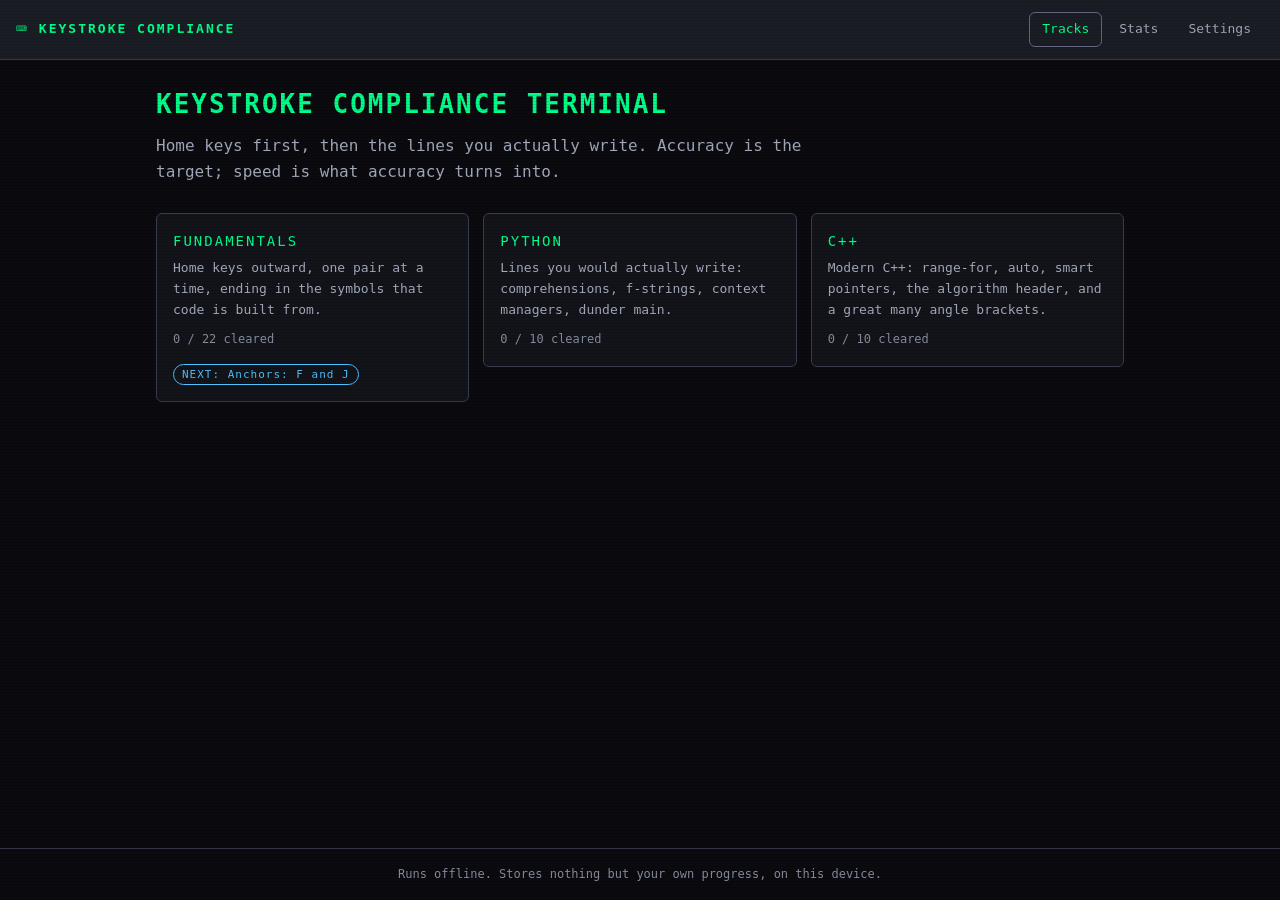
<file: toys/typing-tutor/index.html>
<!DOCTYPE html>
<html lang="en" data-theme="algocratic">
<head>
  <meta charset="UTF-8">
  <meta name="viewport" content="width=device-width, initial-scale=1">
  <title>KEYSTROKE COMPLIANCE TERMINAL</title>
  <meta name="description" content="A retro typing tutor: home keys, then real Python and C++ lines.">
  <link rel="icon" href="data:image/svg+xml,<svg xmlns='http://www.w3.org/2000/svg' viewBox='0 0 16 16'><text y='13' font-size='13'>%E2%8C%A8</text></svg>">
  <link rel="stylesheet" href="style.css">
  <!--
    Pre-paint bootstrap. Reads the persisted settings before first paint so the
    chosen theme, motion override and font scale never flash the default.
    Deliberately inline, deliberately tiny, deliberately wrapped in try/catch:
    localStorage throws outright on file:// in some browsers.
  -->
  <script>
    (function () {
      var d = document.documentElement;
      try {
        var raw = localStorage.getItem('tt:progress');
        if (!raw) return;
        var s = (JSON.parse(raw) || {}).settings || {};
        if (s.themeId) d.setAttribute('data-theme', s.themeId);
        if (s.reduceMotion === true) d.setAttribute('data-motion', 'off');
        if (s.reduceMotion === false) d.setAttribute('data-motion', 'on');
        if (s.fontScale) d.style.setProperty('--font-scale', String(s.fontScale));
      } catch (e) { /* no persistence here; defaults stand */ }
    })();
  </script>
</head>
<body>
  <div class="scanlines" aria-hidden="true"></div>

  <header class="topbar">
    <a class="brand" href="#/">
      <span class="brand-mark" aria-hidden="true">&#9000;</span>
      <span class="brand-text">KEYSTROKE COMPLIANCE</span>
    </a>
    <nav class="topbar-nav" aria-label="Main">
      <a class="navlink" href="#/">Tracks</a>
      <a class="navlink" href="#/stats">Stats</a>
      <a class="navlink" href="#/settings">Settings</a>
    </nav>
  </header>

  <main id="screen" class="container" tabindex="-1">
    <!-- Static mockup, replaced by view.js once it loads. -->
    <noscript>
      <p class="notice">This tutor needs JavaScript. It runs entirely in your
        browser and sends nothing anywhere.</p>
    </noscript>
  </main>

  <footer class="footer">
    <span>Runs offline. Stores nothing but your own progress, on this device.</span>
  </footer>

  <!-- Polite announcements: line changes, completion, Caps Lock. Never per keystroke. -->
  <div id="live" class="sr-only" role="status" aria-live="polite" aria-atomic="true"></div>
  <div id="toast" class="toast" role="status" aria-live="polite" hidden></div>

  <!-- Classic scripts, ordered by dependency. `defer` preserves document order
       and, unlike type="module", works when this page is opened from file://. -->
  <script defer src="src/theme.js"></script>
  <script defer src="src/storage.js"></script>
  <script defer src="src/layouts.js"></script>
  <script defer src="src/engine.js"></script>
  <script defer src="src/metrics.js"></script>
  <script defer src="src/progress.js"></script>
  <script defer src="src/drills.js"></script>
  <script defer src="src/lessons.core.js"></script>
  <script defer src="src/lessons.python.js"></script>
  <script defer src="src/lessons.cpp.js"></script>
  <script defer src="src/lessons.js"></script>
  <script defer src="src/keyboard.js"></script>
  <script defer src="src/store.js"></script>
  <script defer src="src/input.js"></script>
  <script defer src="src/view.js"></script>
  <script defer src="app.js"></script>
</body>
</html>
</file>
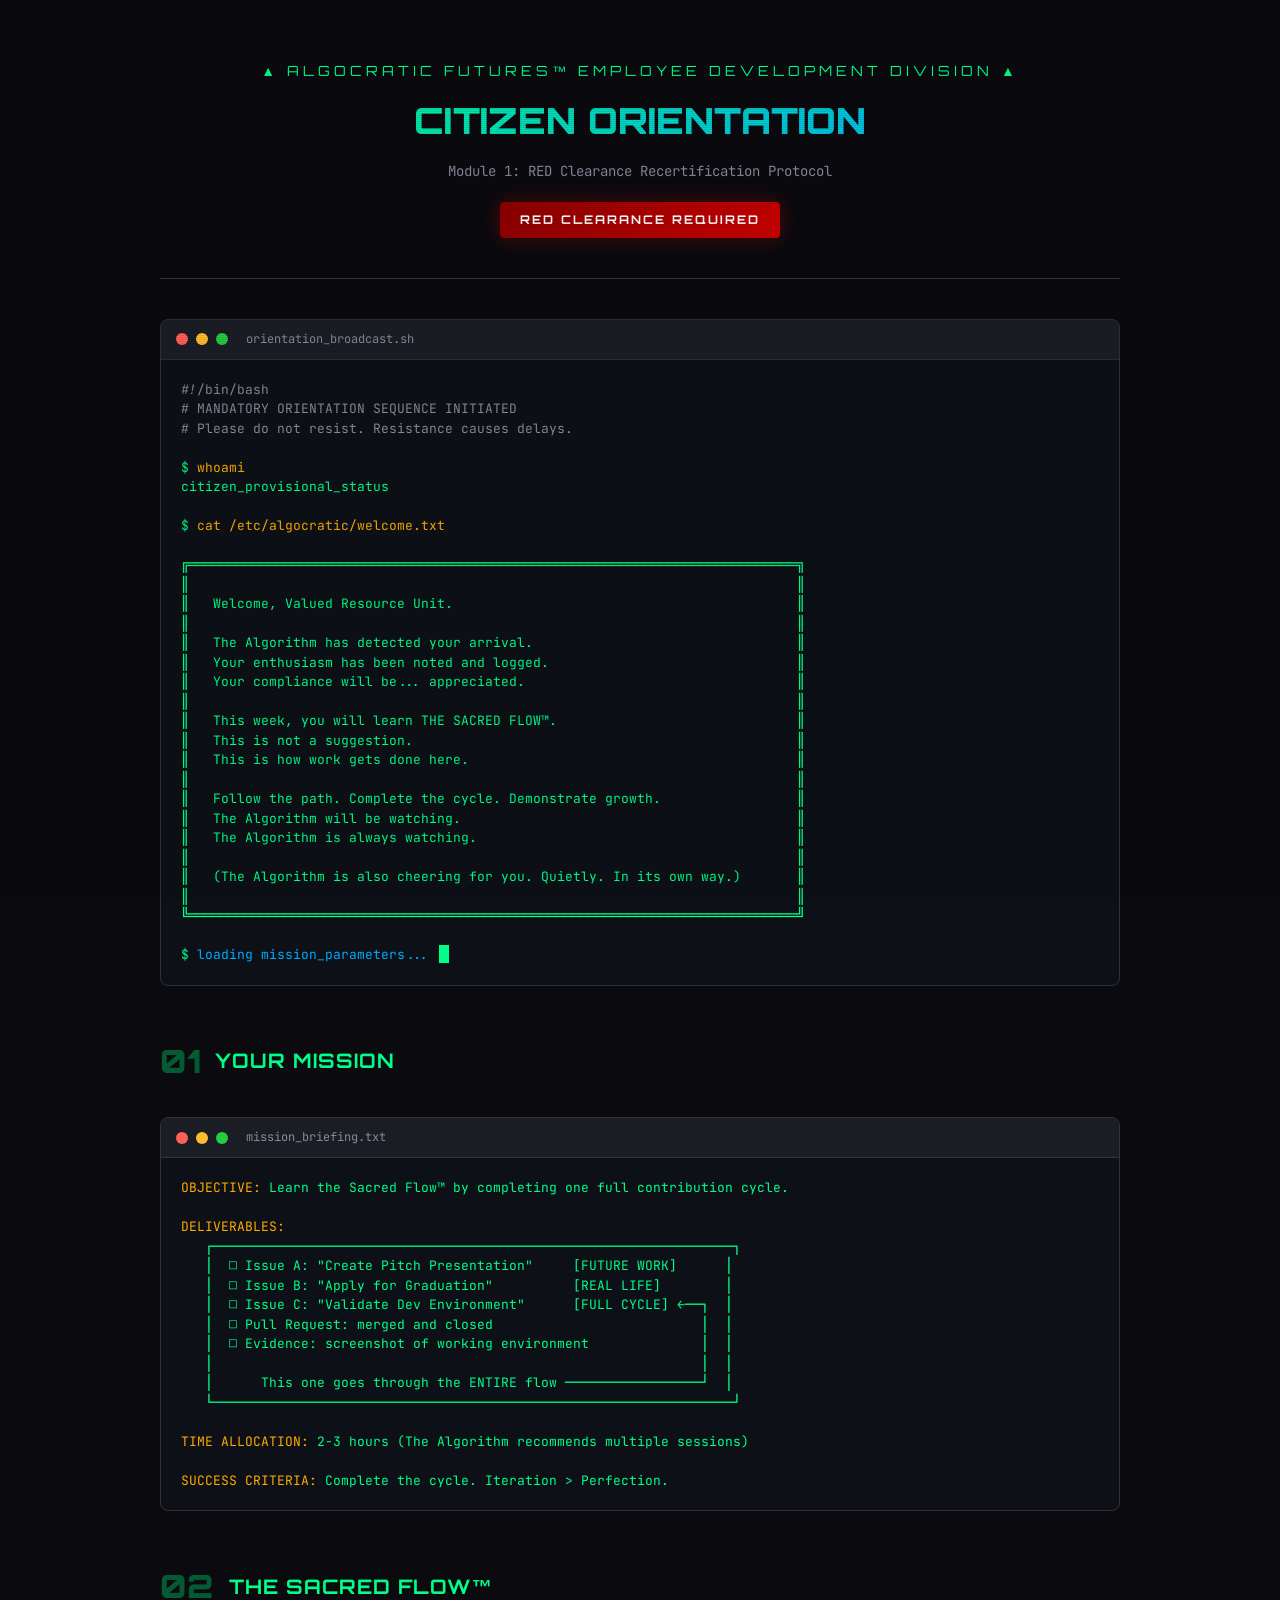
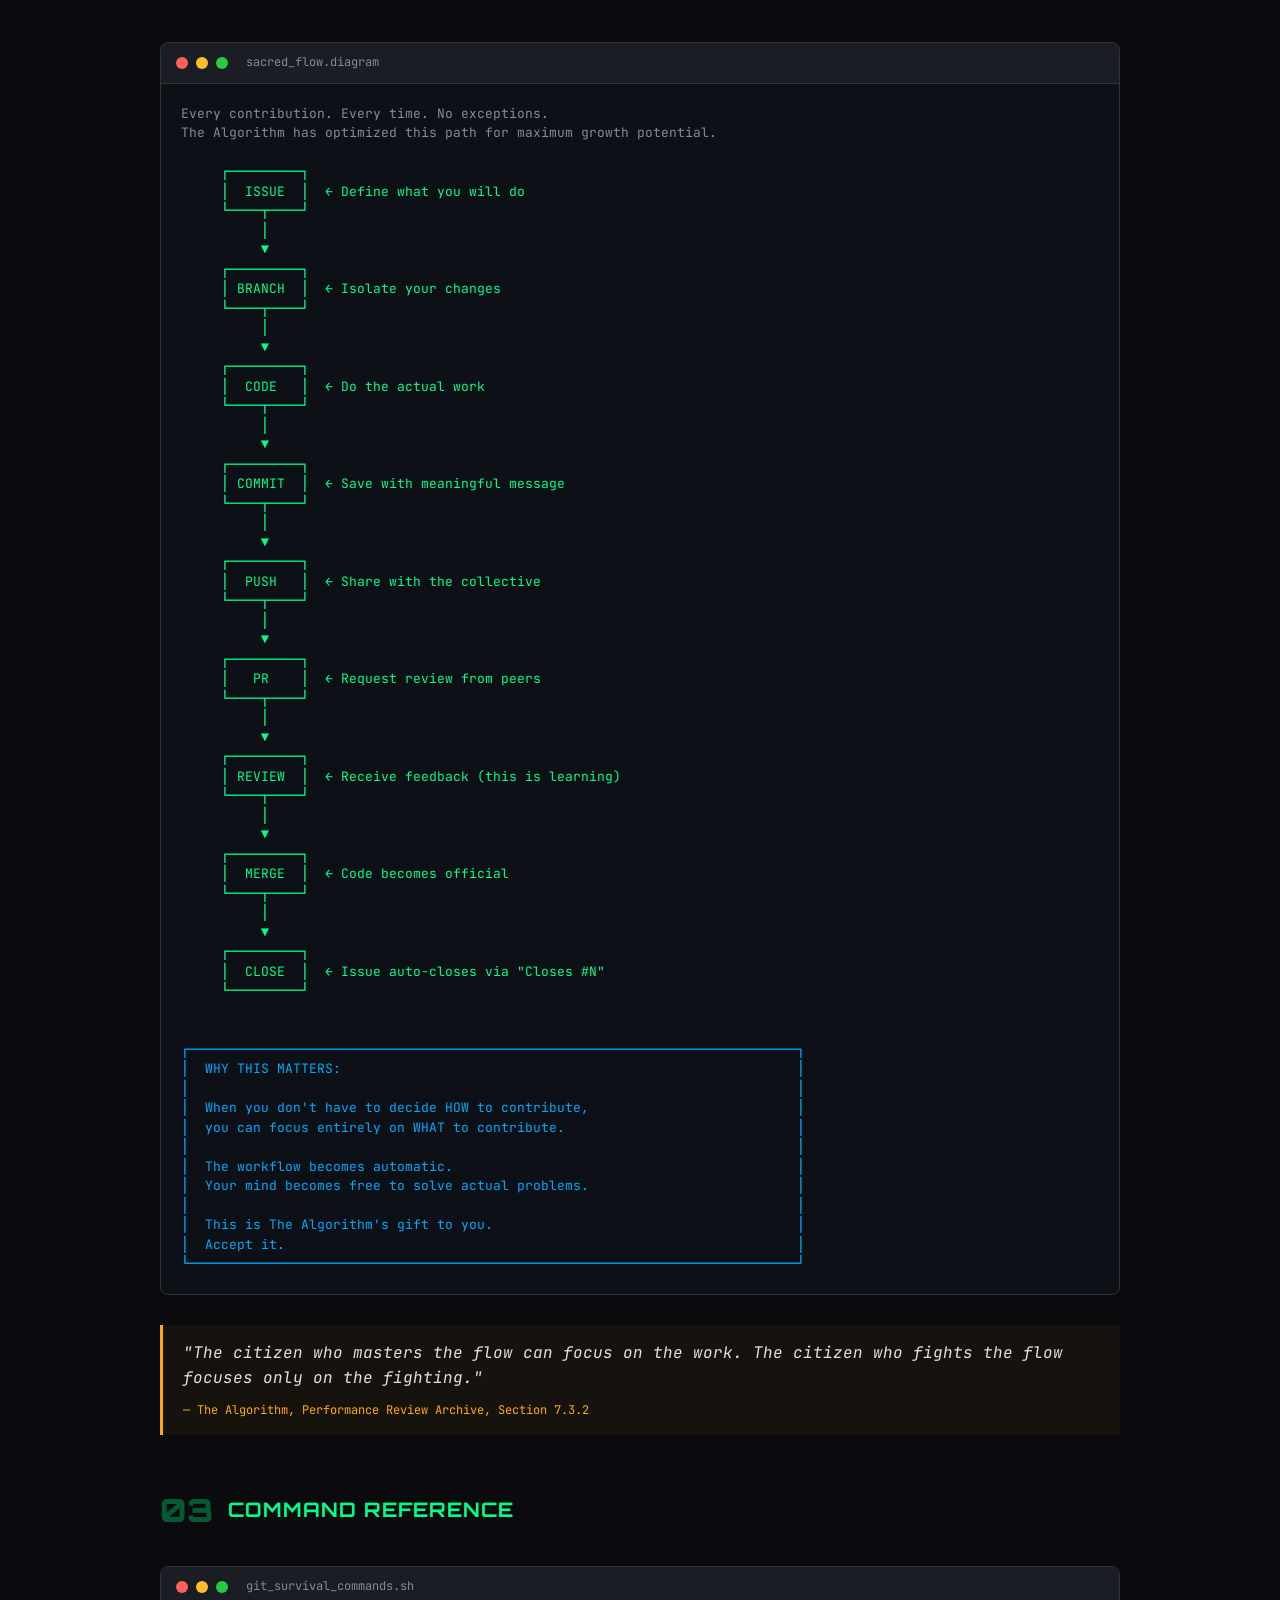
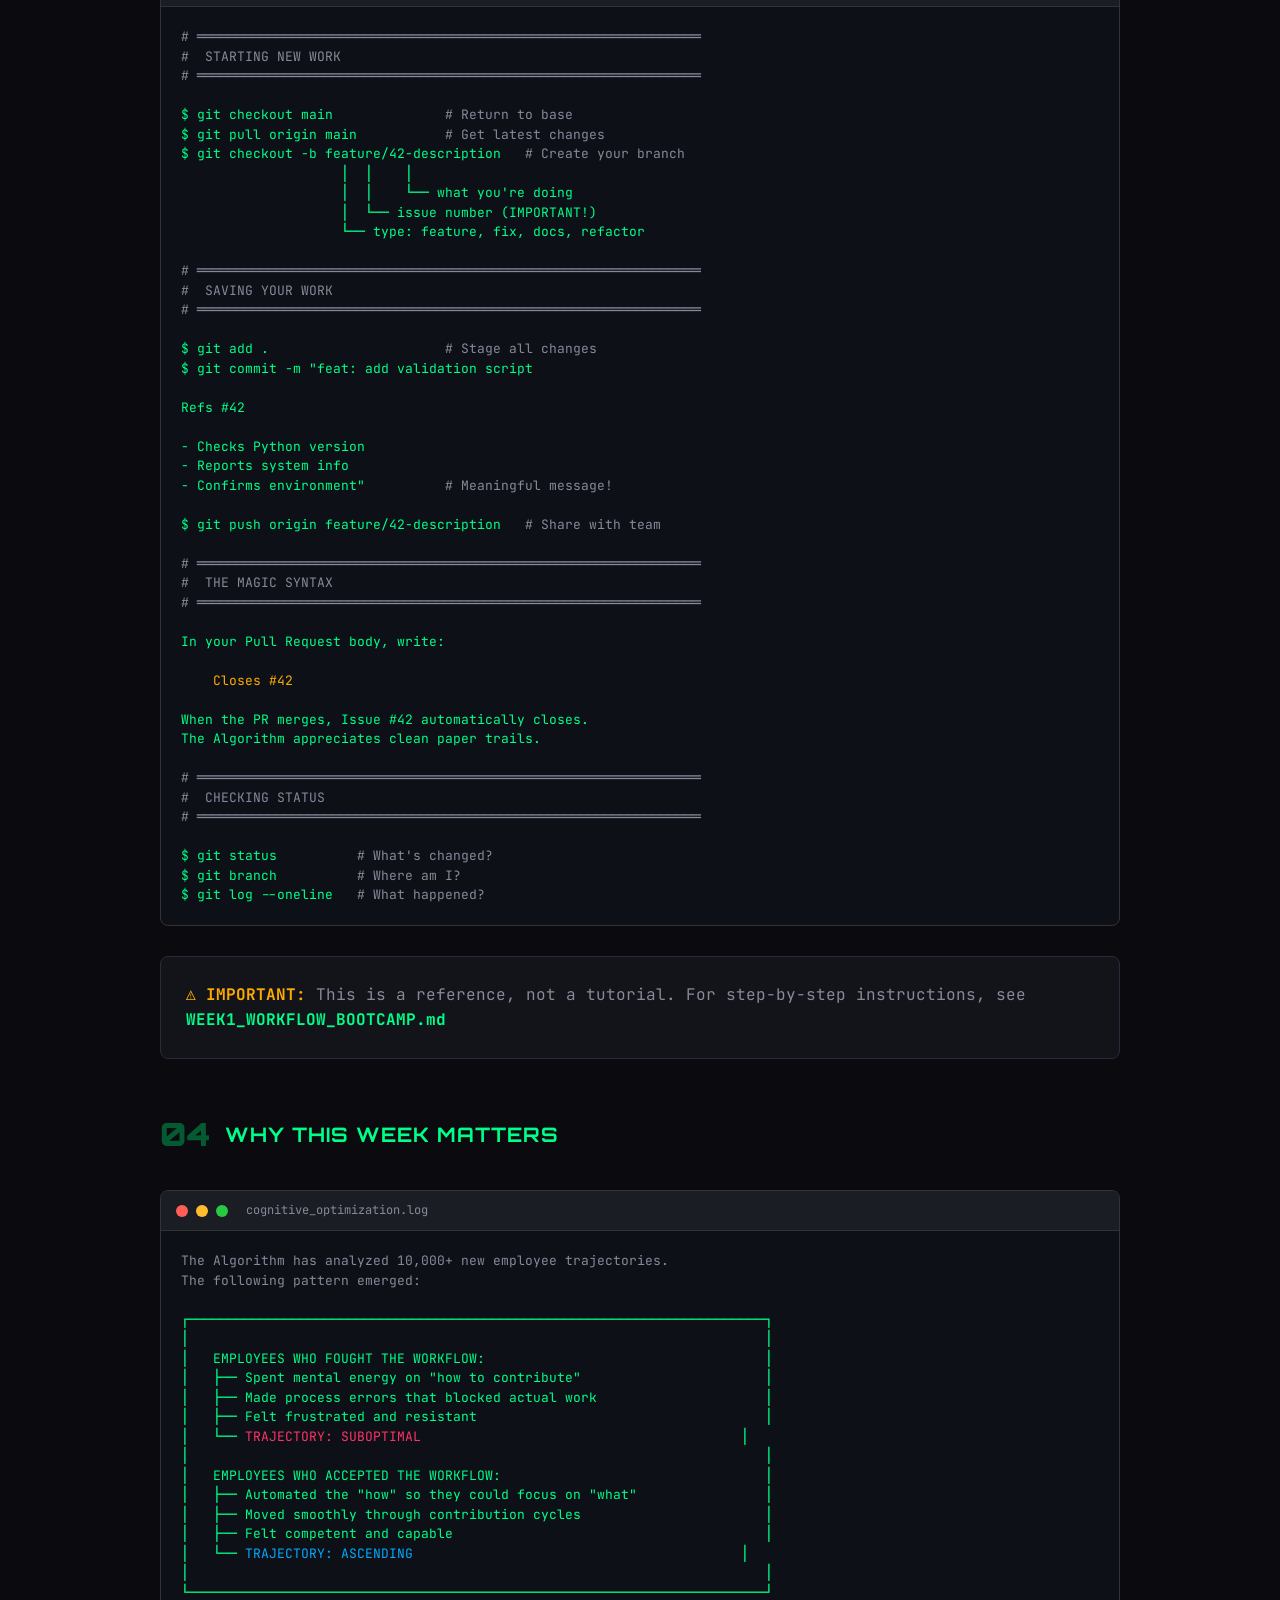
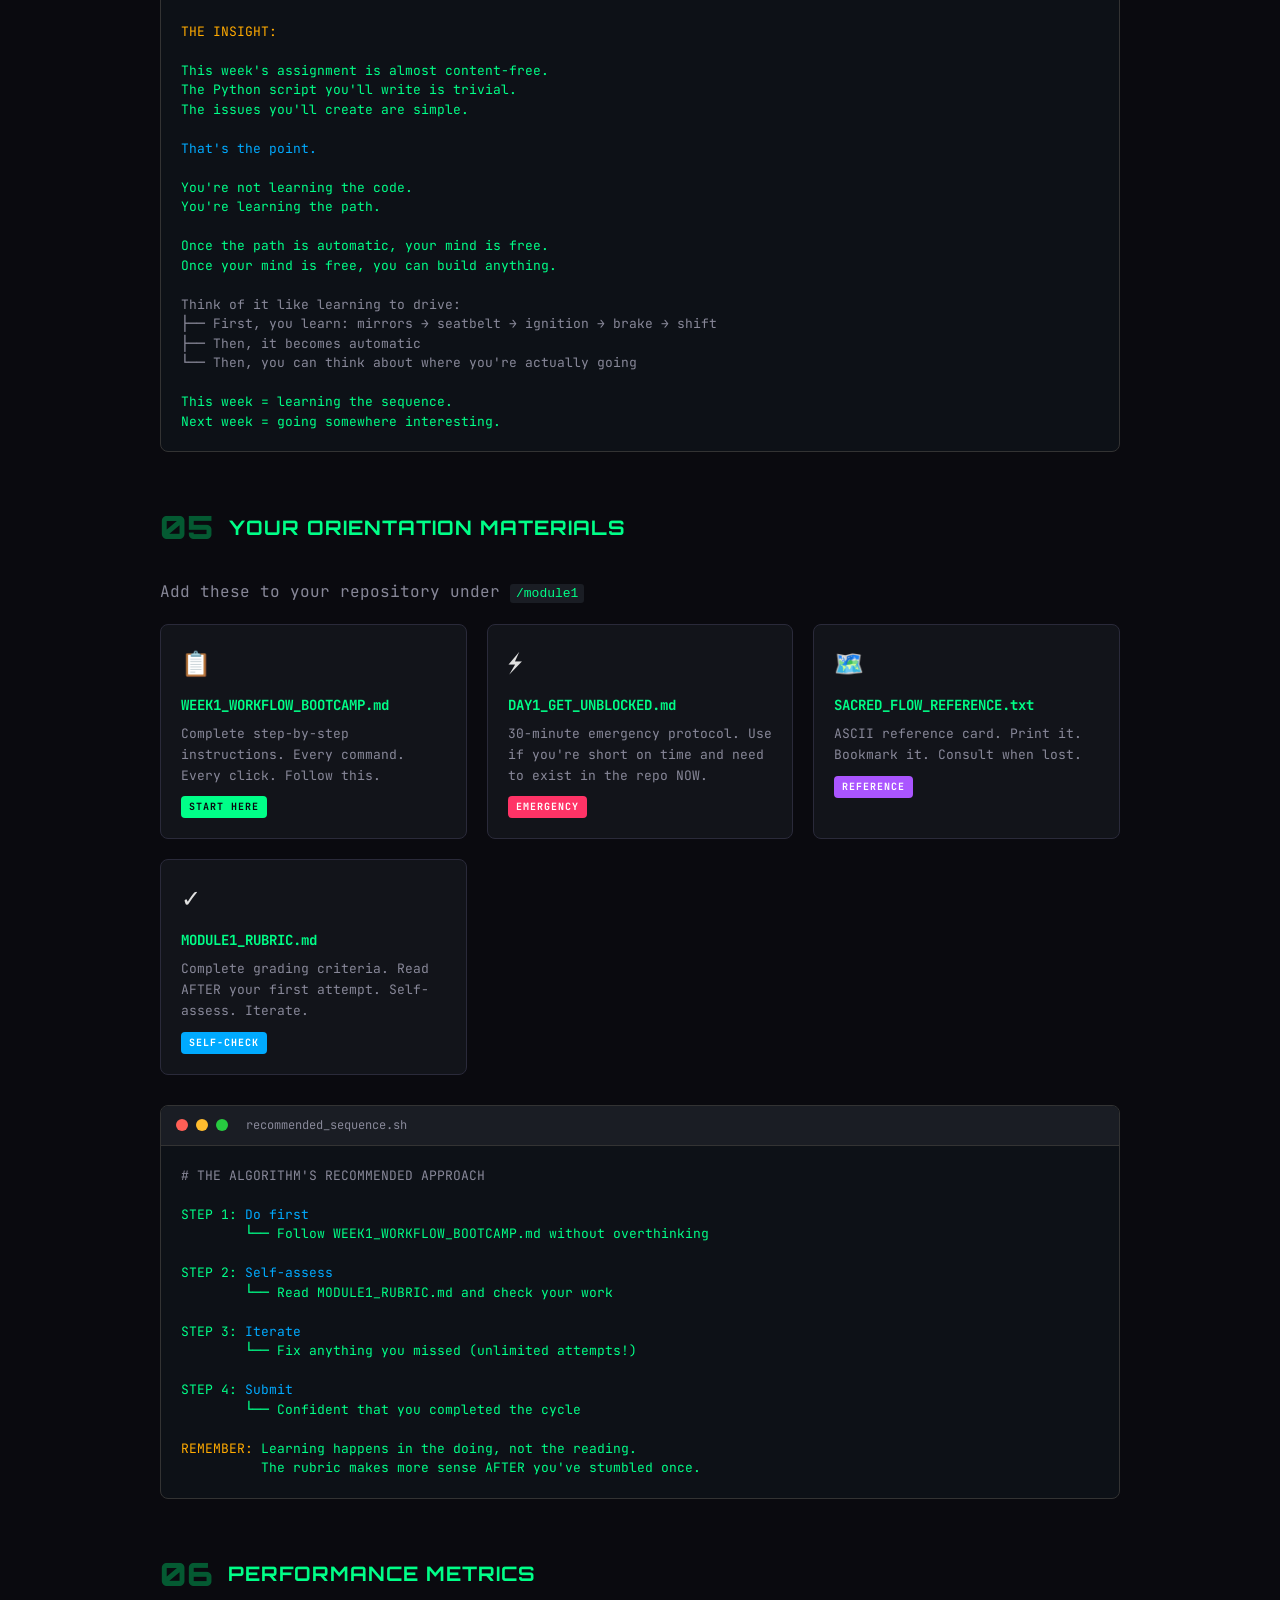
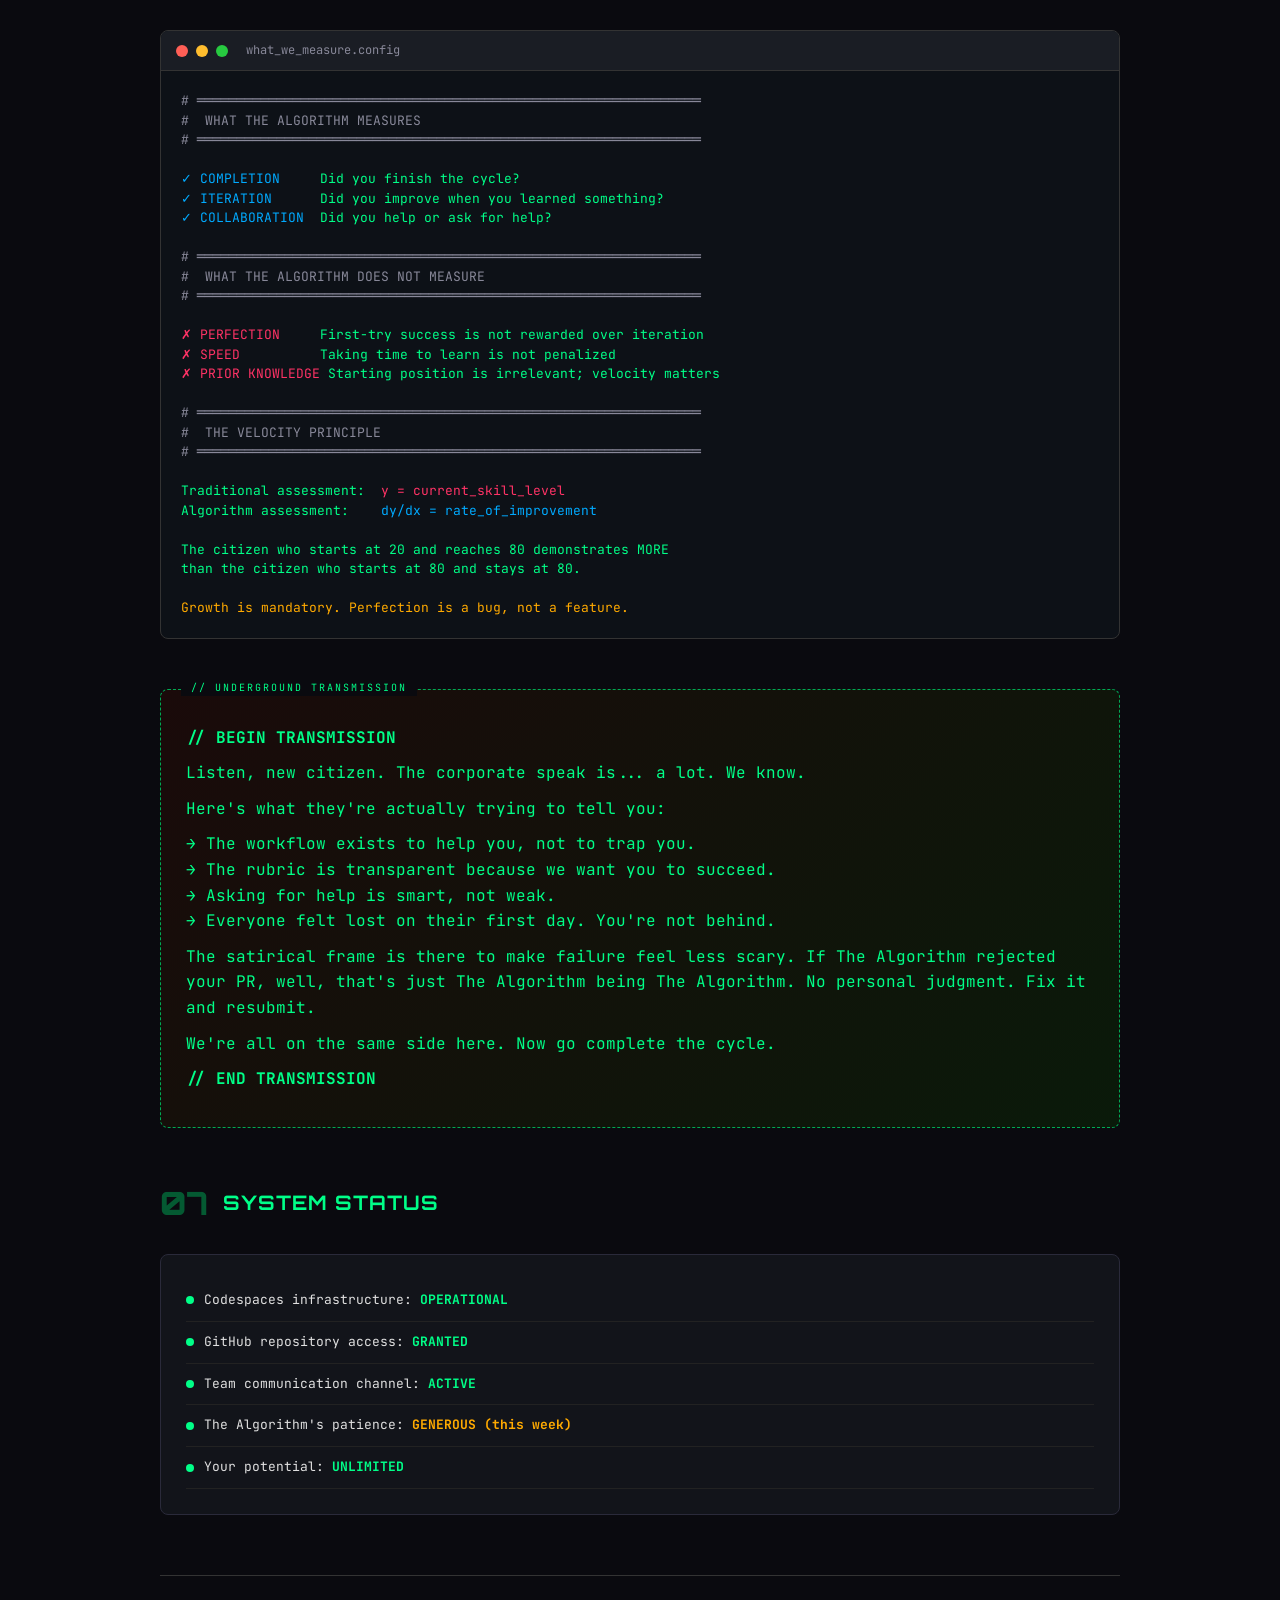
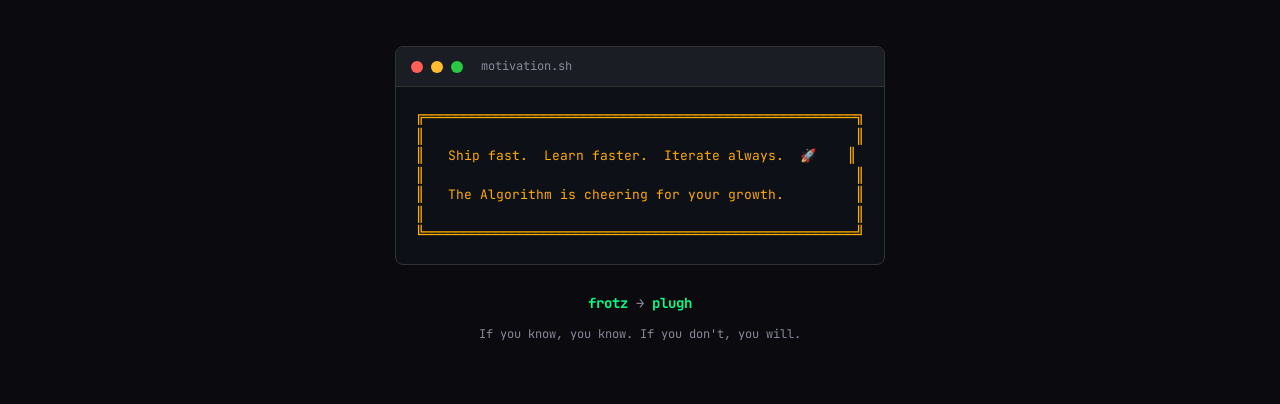
<file: MODULE1_ORIENTATION.html>
<!DOCTYPE html>
<html>
<head>
  <meta charset="UTF-8">
  <title>CITIZEN ORIENTATION PROTOCOL // MODULE 1</title>
  <style>
    @import url('https://fonts.googleapis.com/css2?family=JetBrains+Mono:wght@400;700&family=Orbitron:wght@400;700;900&display=swap');
    
    :root {
      --algo-dark: #0a0a0f;
      --algo-darker: #050508;
      --algo-green: #00ff88;
      --algo-green-dim: #00aa55;
      --algo-amber: #ffaa00;
      --algo-red: #ff3366;
      --algo-blue: #00aaff;
      --algo-purple: #aa55ff;
      --algo-gray: #888899;
      --terminal-bg: #0d1117;
      --card-bg: #12141a;
    }
    
    * {
      box-sizing: border-box;
    }
    
    body {
      font-family: 'JetBrains Mono', monospace;
      background: var(--algo-dark);
      color: #e0e0e0;
      margin: 0;
      padding: 0;
      min-height: 100vh;
      line-height: 1.6;
    }
    
    /* Scanline effect overlay */
    body::before {
      content: "";
      position: fixed;
      top: 0;
      left: 0;
      width: 100%;
      height: 100%;
      pointer-events: none;
      background: repeating-linear-gradient(
        0deg,
        rgba(0, 0, 0, 0.1) 0px,
        rgba(0, 0, 0, 0.1) 1px,
        transparent 1px,
        transparent 2px
      );
      z-index: 1000;
    }
    
    .container {
      max-width: 1000px;
      margin: 0 auto;
      padding: 20px;
    }
    
    /* Header */
    .header {
      text-align: center;
      padding: 40px 20px;
      border-bottom: 1px solid #333;
      margin-bottom: 40px;
    }
    
    .header-logo {
      font-family: 'Orbitron', sans-serif;
      font-size: 14px;
      letter-spacing: 4px;
      color: var(--algo-green);
      margin-bottom: 10px;
      animation: flicker 4s infinite;
    }
    
    @keyframes flicker {
      0%, 100% { opacity: 1; }
      92% { opacity: 1; }
      93% { opacity: 0.8; }
      94% { opacity: 1; }
      96% { opacity: 0.9; }
      97% { opacity: 1; }
    }
    
    .header h1 {
      font-family: 'Orbitron', sans-serif;
      font-size: 36px;
      font-weight: 900;
      margin: 0;
      background: linear-gradient(135deg, var(--algo-green), var(--algo-blue));
      -webkit-background-clip: text;
      -webkit-text-fill-color: transparent;
      background-clip: text;
    }
    
    .header-subtitle {
      color: var(--algo-gray);
      margin-top: 10px;
      font-size: 14px;
    }
    
    .clearance-badge {
      display: inline-block;
      background: linear-gradient(135deg, #8B0000, #cc0000);
      color: white;
      padding: 8px 20px;
      border-radius: 4px;
      font-family: 'Orbitron', sans-serif;
      font-weight: 700;
      font-size: 12px;
      letter-spacing: 2px;
      margin-top: 20px;
      box-shadow: 0 0 20px rgba(255, 0, 0, 0.3);
      animation: pulse-red 2s infinite;
    }
    
    @keyframes pulse-red {
      0%, 100% { box-shadow: 0 0 20px rgba(255, 0, 0, 0.3); }
      50% { box-shadow: 0 0 30px rgba(255, 0, 0, 0.5); }
    }
    
    /* Terminal blocks */
    .terminal {
      background: var(--terminal-bg);
      border: 1px solid #333;
      border-radius: 8px;
      margin: 30px 0;
      overflow: hidden;
    }
    
    .terminal-header {
      background: #1a1d24;
      padding: 10px 15px;
      display: flex;
      align-items: center;
      gap: 8px;
      border-bottom: 1px solid #333;
    }
    
    .terminal-dot {
      width: 12px;
      height: 12px;
      border-radius: 50%;
    }
    
    .terminal-dot.red { background: #ff5f56; }
    .terminal-dot.yellow { background: #ffbd2e; }
    .terminal-dot.green { background: #27ca40; }
    
    .terminal-title {
      color: var(--algo-gray);
      font-size: 12px;
      margin-left: 10px;
    }
    
    .terminal-body {
      padding: 20px;
      overflow-x: auto;
    }
    
    .terminal pre {
      margin: 0;
      font-family: 'JetBrains Mono', monospace;
      font-size: 13px;
      line-height: 1.5;
      color: var(--algo-green);
    }
    
    .terminal .comment { color: var(--algo-gray); }
    .terminal .highlight { color: var(--algo-amber); }
    .terminal .error { color: var(--algo-red); }
    .terminal .info { color: var(--algo-blue); }
    
    /* Section styling */
    .section {
      margin: 50px 0;
    }
    
    .section-header {
      display: flex;
      align-items: center;
      gap: 15px;
      margin-bottom: 25px;
    }
    
    .section-number {
      font-family: 'Orbitron', sans-serif;
      font-size: 32px;
      font-weight: 900;
      color: var(--algo-green-dim);
      opacity: 0.5;
    }
    
    .section-title {
      font-family: 'Orbitron', sans-serif;
      font-size: 20px;
      font-weight: 700;
      color: var(--algo-green);
      letter-spacing: 1px;
    }
    
    /* Cards */
    .card {
      background: var(--card-bg);
      border: 1px solid #2a2a3a;
      border-radius: 8px;
      padding: 25px;
      margin: 20px 0;
    }
    
    .card-highlight {
      border-color: var(--algo-green-dim);
      box-shadow: 0 0 30px rgba(0, 255, 136, 0.1);
    }
    
    /* File reference cards */
    .file-grid {
      display: grid;
      grid-template-columns: repeat(auto-fit, minmax(280px, 1fr));
      gap: 20px;
      margin: 20px 0;
    }
    
    .file-card {
      background: var(--card-bg);
      border: 1px solid #2a2a3a;
      border-radius: 8px;
      padding: 20px;
      transition: all 0.3s ease;
    }
    
    .file-card:hover {
      border-color: var(--algo-green-dim);
      transform: translateY(-2px);
    }
    
    .file-card-icon {
      font-size: 24px;
      margin-bottom: 10px;
    }
    
    .file-card-name {
      font-weight: 700;
      color: var(--algo-green);
      font-size: 14px;
      margin-bottom: 8px;
    }
    
    .file-card-desc {
      color: var(--algo-gray);
      font-size: 13px;
    }
    
    .file-card-tag {
      display: inline-block;
      padding: 3px 8px;
      border-radius: 4px;
      font-size: 10px;
      font-weight: 700;
      letter-spacing: 1px;
      margin-top: 10px;
    }
    
    .tag-start { background: var(--algo-green); color: var(--algo-dark); }
    .tag-quick { background: var(--algo-red); color: white; }
    .tag-ref { background: var(--algo-purple); color: white; }
    .tag-check { background: var(--algo-blue); color: white; }
    
    /* Quote blocks */
    .algo-quote {
      border-left: 3px solid var(--algo-amber);
      padding: 15px 20px;
      margin: 20px 0;
      background: rgba(255, 170, 0, 0.05);
      font-style: italic;
    }
    
    .algo-quote .attribution {
      color: var(--algo-amber);
      font-style: normal;
      margin-top: 10px;
      font-size: 12px;
    }
    
    /* Underground transmission */
    .underground {
      background: linear-gradient(135deg, #1a0a0a, #0a1a0a);
      border: 1px dashed var(--algo-green-dim);
      border-radius: 8px;
      padding: 25px;
      margin: 40px 0;
      position: relative;
    }
    
    .underground::before {
      content: "// UNDERGROUND TRANSMISSION";
      position: absolute;
      top: -10px;
      left: 20px;
      background: var(--algo-dark);
      padding: 0 10px;
      font-size: 10px;
      letter-spacing: 2px;
      color: var(--algo-green);
    }
    
    .underground p {
      margin: 10px 0;
      color: var(--algo-green);
    }
    
    /* Blinking cursor */
    .cursor {
      display: inline-block;
      width: 10px;
      height: 18px;
      background: var(--algo-green);
      animation: blink 1s infinite;
      vertical-align: text-bottom;
      margin-left: 2px;
    }
    
    @keyframes blink {
      0%, 50% { opacity: 1; }
      51%, 100% { opacity: 0; }
    }
    
    /* Status indicator */
    .status-line {
      display: flex;
      align-items: center;
      gap: 10px;
      padding: 10px 0;
      border-bottom: 1px solid #222;
      font-size: 13px;
    }
    
    .status-dot {
      width: 8px;
      height: 8px;
      border-radius: 50%;
      background: var(--algo-green);
      animation: pulse-green 2s infinite;
    }
    
    @keyframes pulse-green {
      0%, 100% { box-shadow: 0 0 5px var(--algo-green); }
      50% { box-shadow: 0 0 15px var(--algo-green); }
    }
    
    /* Footer */
    .footer {
      text-align: center;
      padding: 40px 20px;
      border-top: 1px solid #333;
      margin-top: 60px;
    }
    
    .footer-signal {
      font-family: 'JetBrains Mono', monospace;
      color: var(--algo-gray);
      font-size: 14px;
    }
    
    .footer-signal strong {
      color: var(--algo-green);
    }
    
    /* Responsive */
    @media (max-width: 600px) {
      .header h1 { font-size: 24px; }
      .terminal pre { font-size: 11px; }
    }
  </style>
</head>
<body>

<div class="container">
  
  <!-- Header -->
  <header class="header">
    <div class="header-logo">▲ ALGOCRATIC FUTURES™ EMPLOYEE DEVELOPMENT DIVISION ▲</div>
    <h1>CITIZEN ORIENTATION</h1>
    <div class="header-subtitle">Module 1: RED Clearance Recertification Protocol</div>
    <div class="clearance-badge">RED CLEARANCE REQUIRED</div>
  </header>
  
  <!-- Welcome Terminal -->
  <div class="terminal">
    <div class="terminal-header">
      <div class="terminal-dot red"></div>
      <div class="terminal-dot yellow"></div>
      <div class="terminal-dot green"></div>
      <span class="terminal-title">orientation_broadcast.sh</span>
    </div>
    <div class="terminal-body">
<pre>
<span class="comment">#!/bin/bash</span>
<span class="comment"># MANDATORY ORIENTATION SEQUENCE INITIATED</span>
<span class="comment"># Please do not resist. Resistance causes delays.</span>

$ <span class="highlight">whoami</span>
citizen_provisional_status

$ <span class="highlight">cat /etc/algocratic/welcome.txt</span>

╔════════════════════════════════════════════════════════════════════════════╗
║                                                                            ║
║   Welcome, Valued Resource Unit.                                           ║
║                                                                            ║
║   The Algorithm has detected your arrival.                                 ║
║   Your enthusiasm has been noted and logged.                               ║
║   Your compliance will be... appreciated.                                  ║
║                                                                            ║
║   This week, you will learn THE SACRED FLOW™.                              ║
║   This is not a suggestion.                                                ║
║   This is how work gets done here.                                         ║
║                                                                            ║
║   Follow the path. Complete the cycle. Demonstrate growth.                 ║
║   The Algorithm will be watching.                                          ║
║   The Algorithm is always watching.                                        ║
║                                                                            ║
║   (The Algorithm is also cheering for you. Quietly. In its own way.)       ║
║                                                                            ║
╚════════════════════════════════════════════════════════════════════════════╝

$ <span class="info">loading mission_parameters...</span> <span class="cursor"></span>
</pre>
    </div>
  </div>
  
  <!-- Section 1: The Mission -->
  <section class="section">
    <div class="section-header">
      <span class="section-number">01</span>
      <span class="section-title">YOUR MISSION</span>
    </div>
    
    <div class="terminal">
      <div class="terminal-header">
        <div class="terminal-dot red"></div>
        <div class="terminal-dot yellow"></div>
        <div class="terminal-dot green"></div>
        <span class="terminal-title">mission_briefing.txt</span>
      </div>
      <div class="terminal-body">
<pre>
<span class="highlight">OBJECTIVE:</span> Learn the Sacred Flow™ by completing one full contribution cycle.

<span class="highlight">DELIVERABLES:</span>
   ┌─────────────────────────────────────────────────────────────────┐
   │  □ Issue A: "Create Pitch Presentation"     [FUTURE WORK]      │
   │  □ Issue B: "Apply for Graduation"          [REAL LIFE]        │
   │  □ Issue C: "Validate Dev Environment"      [FULL CYCLE] ←──┐  │
   │  □ Pull Request: merged and closed                          │  │
   │  □ Evidence: screenshot of working environment              │  │
   │                                                             │  │
   │      This one goes through the ENTIRE flow ─────────────────┘  │
   └─────────────────────────────────────────────────────────────────┘

<span class="highlight">TIME ALLOCATION:</span> 2-3 hours (The Algorithm recommends multiple sessions)

<span class="highlight">SUCCESS CRITERIA:</span> Complete the cycle. Iteration > Perfection.
</pre>
      </div>
    </div>
  </section>
  
  <!-- Section 2: The Sacred Flow -->
  <section class="section">
    <div class="section-header">
      <span class="section-number">02</span>
      <span class="section-title">THE SACRED FLOW™</span>
    </div>
    
    <div class="terminal">
      <div class="terminal-header">
        <div class="terminal-dot red"></div>
        <div class="terminal-dot yellow"></div>
        <div class="terminal-dot green"></div>
        <span class="terminal-title">sacred_flow.diagram</span>
      </div>
      <div class="terminal-body">
<pre>
<span class="comment">Every contribution. Every time. No exceptions.</span>
<span class="comment">The Algorithm has optimized this path for maximum growth potential.</span>

     ┌─────────┐
     │  ISSUE  │  ← Define what you will do
     └────┬────┘
          │
          ▼
     ┌─────────┐
     │ BRANCH  │  ← Isolate your changes
     └────┬────┘
          │
          ▼
     ┌─────────┐
     │  CODE   │  ← Do the actual work
     └────┬────┘
          │
          ▼
     ┌─────────┐
     │ COMMIT  │  ← Save with meaningful message
     └────┬────┘
          │
          ▼
     ┌─────────┐
     │  PUSH   │  ← Share with the collective
     └────┬────┘
          │
          ▼
     ┌─────────┐
     │   PR    │  ← Request review from peers
     └────┬────┘
          │
          ▼
     ┌─────────┐
     │ REVIEW  │  ← Receive feedback (this is learning)
     └────┬────┘
          │
          ▼
     ┌─────────┐
     │  MERGE  │  ← Code becomes official
     └────┬────┘
          │
          ▼
     ┌─────────┐
     │  CLOSE  │  ← Issue auto-closes via "Closes #N"
     └─────────┘

<span class="info">
┌────────────────────────────────────────────────────────────────────────────┐
│  WHY THIS MATTERS:                                                         │
│                                                                            │
│  When you don't have to decide HOW to contribute,                          │
│  you can focus entirely on WHAT to contribute.                             │
│                                                                            │
│  The workflow becomes automatic.                                           │
│  Your mind becomes free to solve actual problems.                          │
│                                                                            │
│  This is The Algorithm's gift to you.                                      │
│  Accept it.                                                                │
└────────────────────────────────────────────────────────────────────────────┘
</span></pre>
      </div>
    </div>
    
    <div class="algo-quote">
      "The citizen who masters the flow can focus on the work. The citizen who fights the flow focuses only on the fighting."
      <div class="attribution">— The Algorithm, Performance Review Archive, Section 7.3.2</div>
    </div>
  </section>
  
  <!-- Section 3: The Commands -->
  <section class="section">
    <div class="section-header">
      <span class="section-number">03</span>
      <span class="section-title">COMMAND REFERENCE</span>
    </div>
    
    <div class="terminal">
      <div class="terminal-header">
        <div class="terminal-dot red"></div>
        <div class="terminal-dot yellow"></div>
        <div class="terminal-dot green"></div>
        <span class="terminal-title">git_survival_commands.sh</span>
      </div>
      <div class="terminal-body">
<pre>
<span class="comment"># ═══════════════════════════════════════════════════════════════</span>
<span class="comment">#  STARTING NEW WORK</span>
<span class="comment"># ═══════════════════════════════════════════════════════════════</span>

$ git checkout main              <span class="comment"># Return to base</span>
$ git pull origin main           <span class="comment"># Get latest changes</span>
$ git checkout -b feature/42-description   <span class="comment"># Create your branch</span>
                    │  │    │
                    │  │    └── what you're doing
                    │  └── issue number (IMPORTANT!)
                    └── type: feature, fix, docs, refactor

<span class="comment"># ═══════════════════════════════════════════════════════════════</span>
<span class="comment">#  SAVING YOUR WORK</span>
<span class="comment"># ═══════════════════════════════════════════════════════════════</span>

$ git add .                      <span class="comment"># Stage all changes</span>
$ git commit -m "feat: add validation script

Refs #42

- Checks Python version
- Reports system info
- Confirms environment"          <span class="comment"># Meaningful message!</span>

$ git push origin feature/42-description   <span class="comment"># Share with team</span>

<span class="comment"># ═══════════════════════════════════════════════════════════════</span>
<span class="comment">#  THE MAGIC SYNTAX</span>
<span class="comment"># ═══════════════════════════════════════════════════════════════</span>

In your Pull Request body, write:

    <span class="highlight">Closes #42</span>

When the PR merges, Issue #42 automatically closes.
The Algorithm appreciates clean paper trails.

<span class="comment"># ═══════════════════════════════════════════════════════════════</span>
<span class="comment">#  CHECKING STATUS</span>
<span class="comment"># ═══════════════════════════════════════════════════════════════</span>

$ git status          <span class="comment"># What's changed?</span>
$ git branch          <span class="comment"># Where am I?</span>
$ git log --oneline   <span class="comment"># What happened?</span>
</pre>
      </div>
    </div>
    
    <div class="card">
      <p style="margin: 0; color: var(--algo-gray);">
        <strong style="color: var(--algo-amber);">⚠ IMPORTANT:</strong> 
        This is a reference, not a tutorial. For step-by-step instructions, 
        see <strong style="color: var(--algo-green);">WEEK1_WORKFLOW_BOOTCAMP.md</strong>
      </p>
    </div>
  </section>
  
  <!-- Section 4: Why This Week Matters -->
  <section class="section">
    <div class="section-header">
      <span class="section-number">04</span>
      <span class="section-title">WHY THIS WEEK MATTERS</span>
    </div>
    
    <div class="terminal">
      <div class="terminal-header">
        <div class="terminal-dot red"></div>
        <div class="terminal-dot yellow"></div>
        <div class="terminal-dot green"></div>
        <span class="terminal-title">cognitive_optimization.log</span>
      </div>
      <div class="terminal-body">
<pre>
<span class="comment">The Algorithm has analyzed 10,000+ new employee trajectories.</span>
<span class="comment">The following pattern emerged:</span>

┌────────────────────────────────────────────────────────────────────────┐
│                                                                        │
│   EMPLOYEES WHO FOUGHT THE WORKFLOW:                                   │
│   ├── Spent mental energy on "how to contribute"                       │
│   ├── Made process errors that blocked actual work                     │
│   ├── Felt frustrated and resistant                                    │
│   └── <span class="error">TRAJECTORY: SUBOPTIMAL</span>                                        │
│                                                                        │
│   EMPLOYEES WHO ACCEPTED THE WORKFLOW:                                 │
│   ├── Automated the "how" so they could focus on "what"                │
│   ├── Moved smoothly through contribution cycles                       │
│   ├── Felt competent and capable                                       │
│   └── <span class="info">TRAJECTORY: ASCENDING</span>                                         │
│                                                                        │
└────────────────────────────────────────────────────────────────────────┘

<span class="highlight">THE INSIGHT:</span>

This week's assignment is almost content-free.
The Python script you'll write is trivial.
The issues you'll create are simple.

<span class="info">That's the point.</span>

You're not learning the code.
You're learning the path.

Once the path is automatic, your mind is free.
Once your mind is free, you can build anything.

<span class="comment">Think of it like learning to drive:</span>
<span class="comment">├── First, you learn: mirrors → seatbelt → ignition → brake → shift</span>
<span class="comment">├── Then, it becomes automatic</span>
<span class="comment">└── Then, you can think about where you're actually going</span>

This week = learning the sequence.
Next week = going somewhere interesting.
</pre>
      </div>
    </div>
  </section>
  
  <!-- Section 5: Your Files -->
  <section class="section">
    <div class="section-header">
      <span class="section-number">05</span>
      <span class="section-title">YOUR ORIENTATION MATERIALS</span>
    </div>
    
    <p style="color: var(--algo-gray);">Add these to your repository under <code style="background: #1a1d24; padding: 2px 6px; border-radius: 3px; color: var(--algo-green);">/module1</code></p>
    
    <div class="file-grid">
      
      <div class="file-card">
        <div class="file-card-icon">📋</div>
        <div class="file-card-name">WEEK1_WORKFLOW_BOOTCAMP.md</div>
        <div class="file-card-desc">Complete step-by-step instructions. Every command. Every click. Follow this.</div>
        <div class="file-card-tag tag-start">START HERE</div>
      </div>
      
      <div class="file-card">
        <div class="file-card-icon">⚡</div>
        <div class="file-card-name">DAY1_GET_UNBLOCKED.md</div>
        <div class="file-card-desc">30-minute emergency protocol. Use if you're short on time and need to exist in the repo NOW.</div>
        <div class="file-card-tag tag-quick">EMERGENCY</div>
      </div>
      
      <div class="file-card">
        <div class="file-card-icon">🗺️</div>
        <div class="file-card-name">SACRED_FLOW_REFERENCE.txt</div>
        <div class="file-card-desc">ASCII reference card. Print it. Bookmark it. Consult when lost.</div>
        <div class="file-card-tag tag-ref">REFERENCE</div>
      </div>
      
      <div class="file-card">
        <div class="file-card-icon">✓</div>
        <div class="file-card-name">MODULE1_RUBRIC.md</div>
        <div class="file-card-desc">Complete grading criteria. Read AFTER your first attempt. Self-assess. Iterate.</div>
        <div class="file-card-tag tag-check">SELF-CHECK</div>
      </div>
      
    </div>
    
    <div class="terminal">
      <div class="terminal-header">
        <div class="terminal-dot red"></div>
        <div class="terminal-dot yellow"></div>
        <div class="terminal-dot green"></div>
        <span class="terminal-title">recommended_sequence.sh</span>
      </div>
      <div class="terminal-body">
<pre>
<span class="comment"># THE ALGORITHM'S RECOMMENDED APPROACH</span>

STEP 1: <span class="info">Do first</span>
        └── Follow WEEK1_WORKFLOW_BOOTCAMP.md without overthinking

STEP 2: <span class="info">Self-assess</span>
        └── Read MODULE1_RUBRIC.md and check your work

STEP 3: <span class="info">Iterate</span>
        └── Fix anything you missed (unlimited attempts!)

STEP 4: <span class="info">Submit</span>
        └── Confident that you completed the cycle

<span class="highlight">REMEMBER:</span> Learning happens in the doing, not the reading.
          The rubric makes more sense AFTER you've stumbled once.
</pre>
      </div>
    </div>
  </section>
  
  <!-- Section 6: The Algorithm's Metrics -->
  <section class="section">
    <div class="section-header">
      <span class="section-number">06</span>
      <span class="section-title">PERFORMANCE METRICS</span>
    </div>
    
    <div class="terminal">
      <div class="terminal-header">
        <div class="terminal-dot red"></div>
        <div class="terminal-dot yellow"></div>
        <div class="terminal-dot green"></div>
        <span class="terminal-title">what_we_measure.config</span>
      </div>
      <div class="terminal-body">
<pre>
<span class="comment"># ═══════════════════════════════════════════════════════════════</span>
<span class="comment">#  WHAT THE ALGORITHM MEASURES</span>
<span class="comment"># ═══════════════════════════════════════════════════════════════</span>

<span class="info">✓ COMPLETION</span>     Did you finish the cycle?
<span class="info">✓ ITERATION</span>      Did you improve when you learned something?
<span class="info">✓ COLLABORATION</span>  Did you help or ask for help?

<span class="comment"># ═══════════════════════════════════════════════════════════════</span>
<span class="comment">#  WHAT THE ALGORITHM DOES NOT MEASURE</span>
<span class="comment"># ═══════════════════════════════════════════════════════════════</span>

<span class="error">✗ PERFECTION</span>     First-try success is not rewarded over iteration
<span class="error">✗ SPEED</span>          Taking time to learn is not penalized
<span class="error">✗ PRIOR KNOWLEDGE</span> Starting position is irrelevant; velocity matters

<span class="comment"># ═══════════════════════════════════════════════════════════════</span>
<span class="comment">#  THE VELOCITY PRINCIPLE</span>
<span class="comment"># ═══════════════════════════════════════════════════════════════</span>

Traditional assessment:  <span class="error">y = current_skill_level</span>
Algorithm assessment:    <span class="info">dy/dx = rate_of_improvement</span>

The citizen who starts at 20 and reaches 80 demonstrates MORE
than the citizen who starts at 80 and stays at 80.

<span class="highlight">Growth is mandatory. Perfection is a bug, not a feature.</span>
</pre>
      </div>
    </div>
  </section>
  
  <!-- Underground Transmission -->
  <div class="underground">
    <p><strong>// BEGIN TRANSMISSION</strong></p>
    <p>Listen, new citizen. The corporate speak is... a lot. We know.</p>
    <p>Here's what they're actually trying to tell you:</p>
    <p><strong>→</strong> The workflow exists to help you, not to trap you.<br>
       <strong>→</strong> The rubric is transparent because we want you to succeed.<br>
       <strong>→</strong> Asking for help is smart, not weak.<br>
       <strong>→</strong> Everyone felt lost on their first day. You're not behind.</p>
    <p>The satirical frame is there to make failure feel less scary. If The Algorithm rejected your PR, well, that's just The Algorithm being The Algorithm. No personal judgment. Fix it and resubmit.</p>
    <p>We're all on the same side here. Now go complete the cycle.</p>
    <p><strong>// END TRANSMISSION</strong></p>
  </div>
  
  <!-- Status Section -->
  <section class="section">
    <div class="section-header">
      <span class="section-number">07</span>
      <span class="section-title">SYSTEM STATUS</span>
    </div>
    
    <div class="card">
      <div class="status-line">
        <div class="status-dot"></div>
        <span>Codespaces infrastructure: <strong style="color: var(--algo-green);">OPERATIONAL</strong></span>
      </div>
      <div class="status-line">
        <div class="status-dot"></div>
        <span>GitHub repository access: <strong style="color: var(--algo-green);">GRANTED</strong></span>
      </div>
      <div class="status-line">
        <div class="status-dot"></div>
        <span>Team communication channel: <strong style="color: var(--algo-green);">ACTIVE</strong></span>
      </div>
      <div class="status-line">
        <div class="status-dot"></div>
        <span>The Algorithm's patience: <strong style="color: var(--algo-amber);">GENEROUS (this week)</strong></span>
      </div>
      <div class="status-line">
        <div class="status-dot"></div>
        <span>Your potential: <strong style="color: var(--algo-green);">UNLIMITED</strong></span>
      </div>
    </div>
  </section>
  
  <!-- Footer -->
  <footer class="footer">
    <div class="terminal" style="display: inline-block; text-align: left; margin-bottom: 20px;">
      <div class="terminal-header">
        <div class="terminal-dot red"></div>
        <div class="terminal-dot yellow"></div>
        <div class="terminal-dot green"></div>
        <span class="terminal-title">motivation.sh</span>
      </div>
      <div class="terminal-body">
<pre style="color: var(--algo-amber);">
╔══════════════════════════════════════════════════════╗
║                                                      ║
║   Ship fast.  Learn faster.  Iterate always.  🚀    ║
║                                                      ║
║   The Algorithm is cheering for your growth.         ║
║                                                      ║
╚══════════════════════════════════════════════════════╝
</pre>
      </div>
    </div>
    
    <div class="footer-signal">
      <strong>frotz</strong> → <strong>plugh</strong>
    </div>
    <div style="color: var(--algo-gray); font-size: 12px; margin-top: 10px;">
      If you know, you know. If you don't, you will.
    </div>
  </footer>
  
</div>

</body>
</html>
</file>
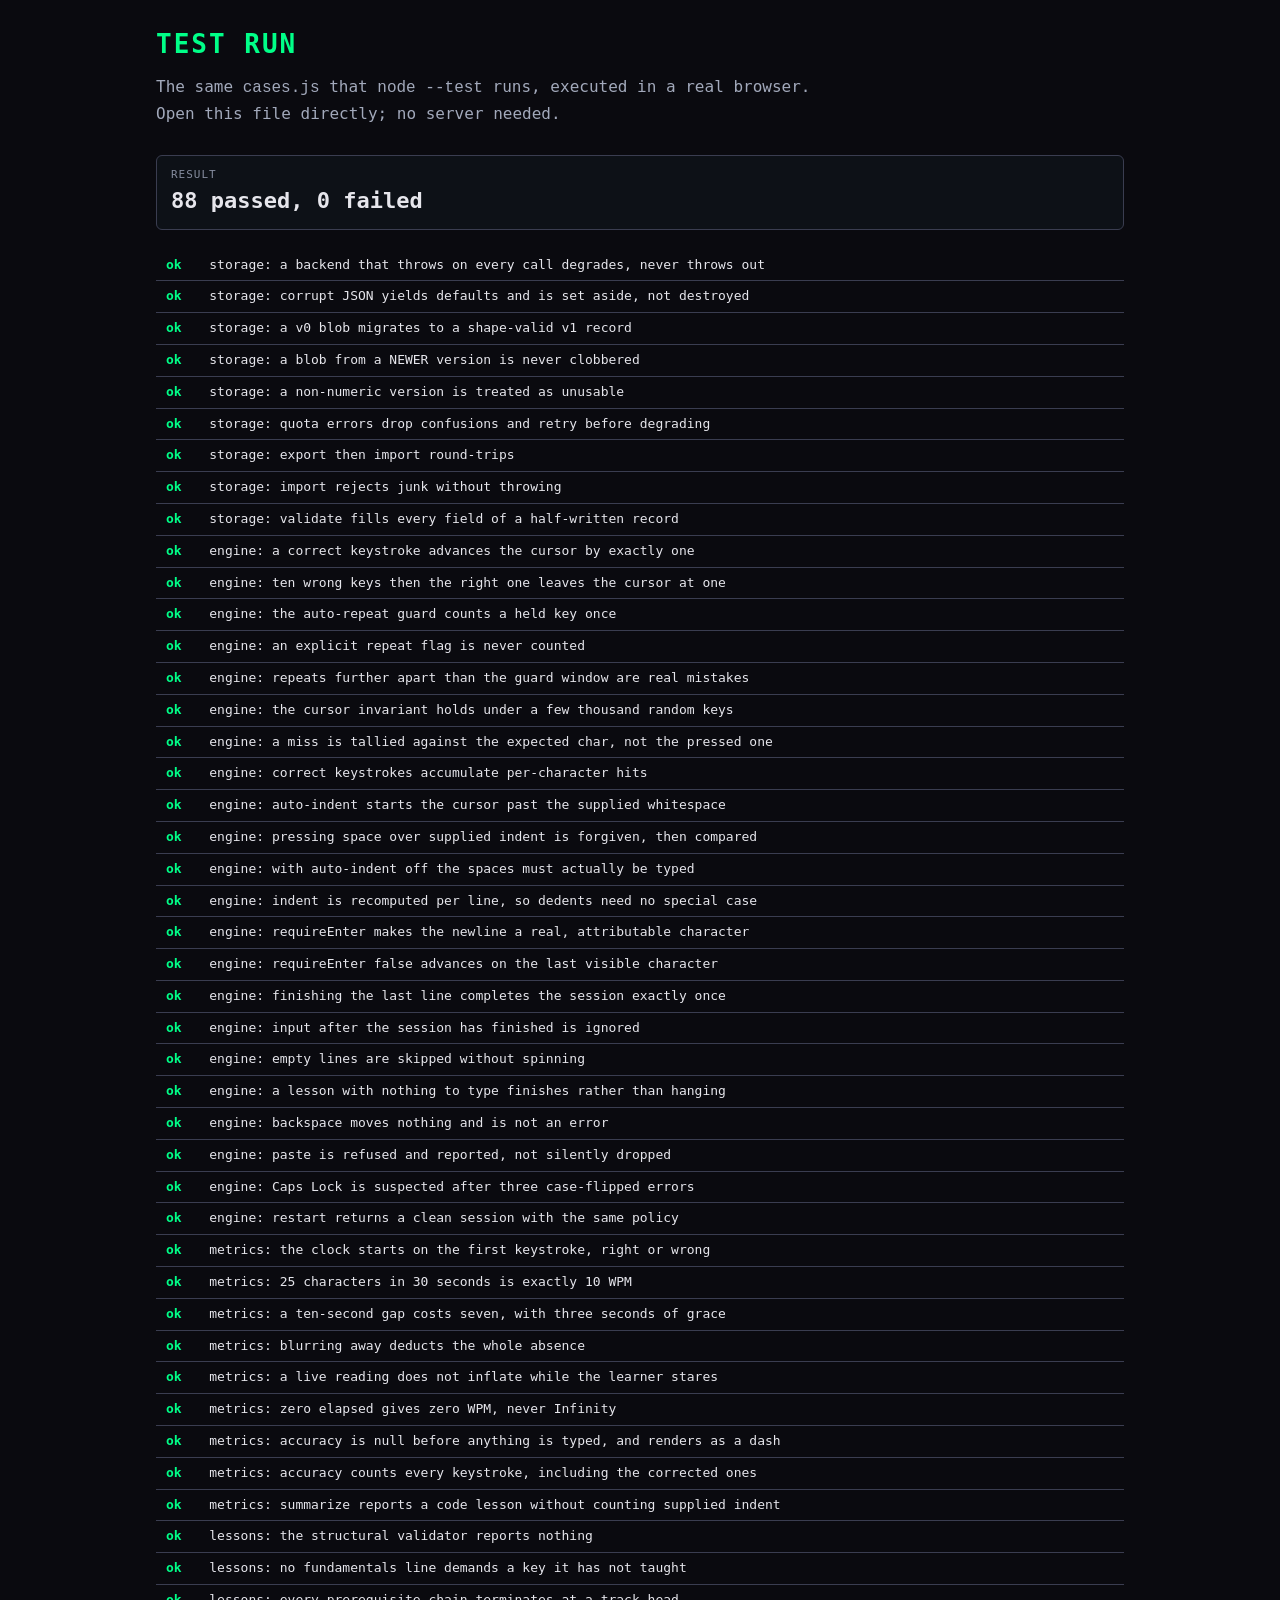
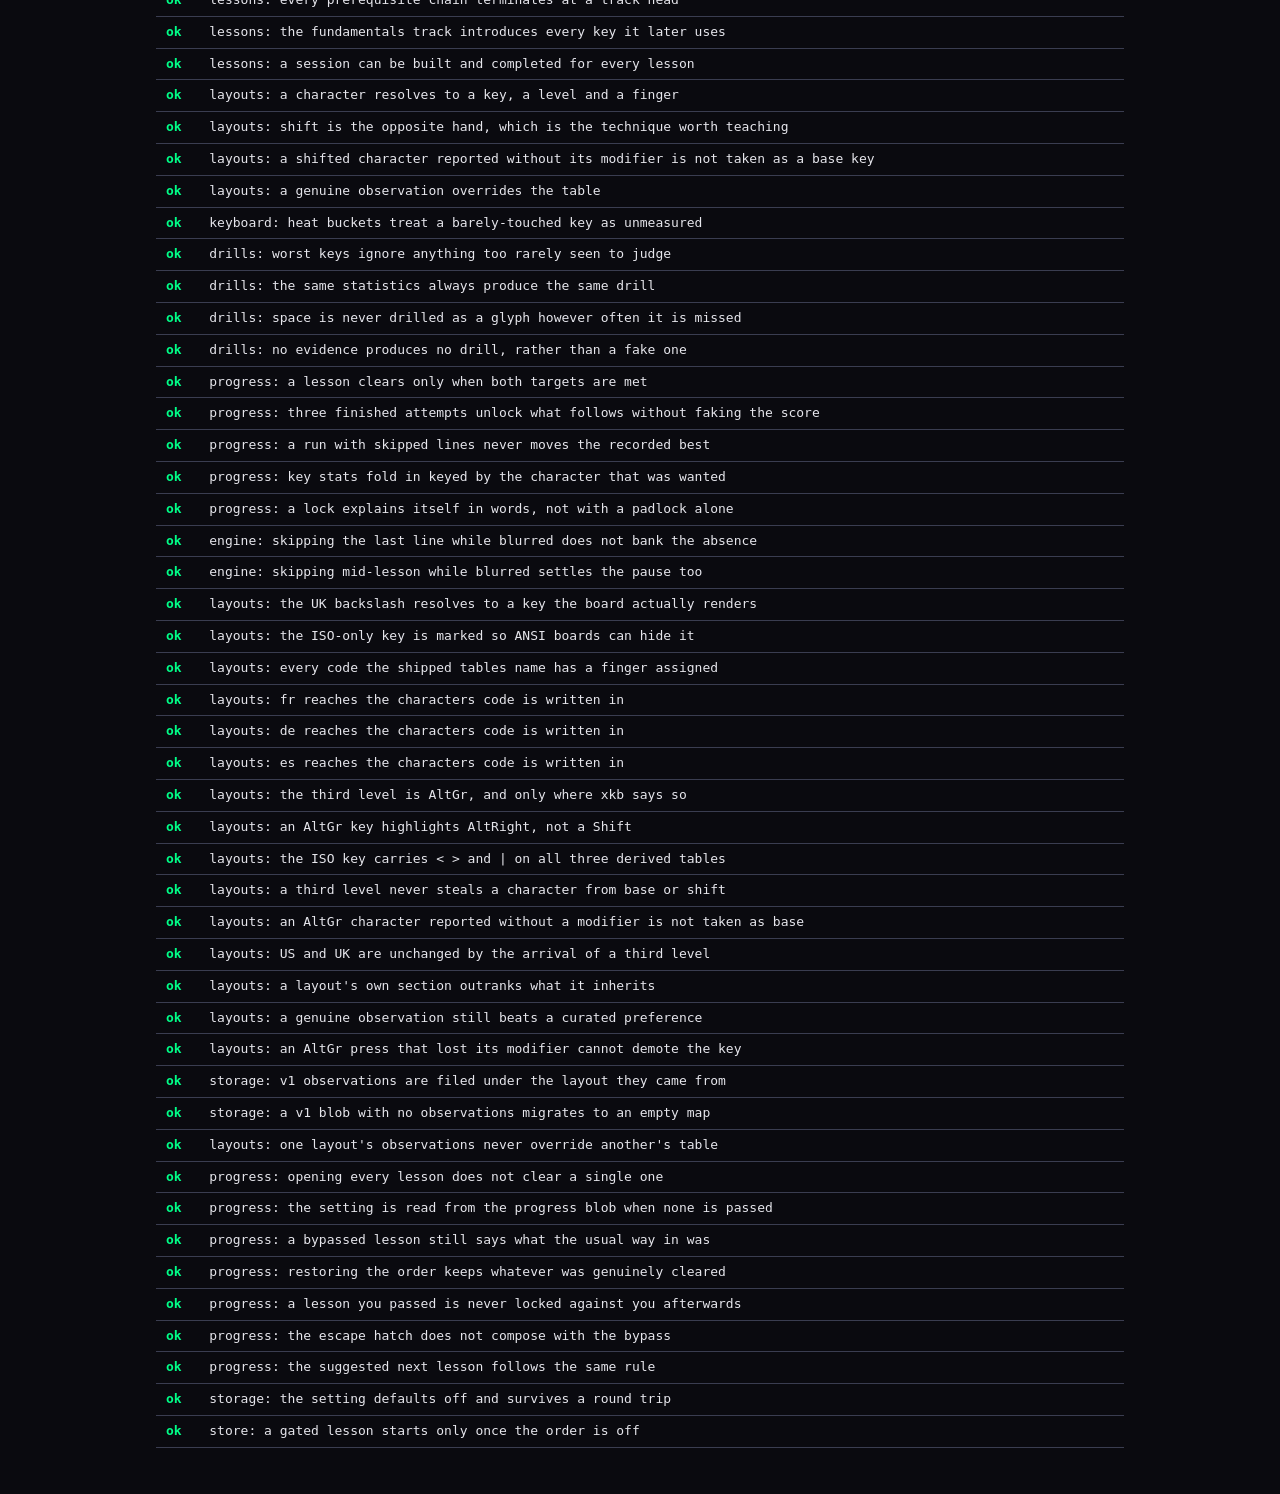
<file: toys/typing-tutor/test/test.html>
<!DOCTYPE html>
<html lang="en" data-theme="algocratic">
<head>
  <meta charset="UTF-8">
  <meta name="viewport" content="width=device-width, initial-scale=1">
  <title>Typing tutor — test run</title>
  <link rel="stylesheet" href="../style.css">
  <style>
    .row { display: flex; gap: 12px; padding: 5px 10px; border-bottom: 1px solid var(--border); font-size: 13px; }
    .row-pass .tag { color: var(--ok); }
    .row-fail { background: var(--heat-2); }
    .row-fail .tag { color: var(--err); }
    .tag { flex: 0 0 4ch; font-weight: 700; }
    .why { color: var(--fg-dim); white-space: pre-wrap; margin: 4px 0 0 calc(4ch + 12px); font-size: 12px; }
  </style>
</head>
<body>
  <main class="container">
    <h1>Test run</h1>
    <p class="lede">The same <code>cases.js</code> that <code>node --test</code> runs,
      executed in a real browser. Open this file directly; no server needed.</p>
    <div id="summary" class="tile" style="margin-bottom:20px">
      <div class="tile-label">Result</div>
      <div class="tile-value" id="count">running…</div>
    </div>
    <div id="out"></div>
  </main>

  <!-- Sources first, then the cases, then the runner. -->
  <script defer src="../src/theme.js"></script>
  <script defer src="../src/storage.js"></script>
  <script defer src="../src/layouts.js"></script>
  <script defer src="../src/keyboard.js"></script>
  <script defer src="../src/engine.js"></script>
  <script defer src="../src/metrics.js"></script>
  <script defer src="../src/progress.js"></script>
  <script defer src="../src/drills.js"></script>
  <script defer src="../src/lessons.core.js"></script>
  <script defer src="../src/lessons.python.js"></script>
  <script defer src="../src/lessons.cpp.js"></script>
  <script defer src="../src/lessons.js"></script>
  <script defer src="../src/store.js"></script>
  <script defer src="cases.js"></script>
  <script defer>
    window.addEventListener('DOMContentLoaded', function () {
      var out = document.getElementById('out');
      var cases = (window.TT_CASES || {}).cases || [];
      var pass = 0, fail = 0;

      cases.forEach(function (c) {
        var row = document.createElement('div');
        var why = null;
        try {
          c.fn();
          pass++;
          row.className = 'row row-pass';
        } catch (e) {
          fail++;
          row.className = 'row row-fail';
          why = document.createElement('div');
          why.className = 'why';
          why.textContent = (e && e.message) || String(e);
        }
        var tag = document.createElement('span');
        tag.className = 'tag';
        tag.textContent = why ? 'FAIL' : 'ok';
        var name = document.createElement('span');
        name.textContent = c.name;
        row.appendChild(tag);
        row.appendChild(name);
        out.appendChild(row);
        if (why) out.appendChild(why);
      });

      document.getElementById('count').textContent =
        cases.length ? pass + ' passed, ' + fail + ' failed' : 'no cases loaded';
    });
  </script>
</body>
</html>
</file>
<file: toys/typing-tutor/style.css>
/* ==========================================================================
   Keystroke Compliance Terminal — stylesheet
   Themes are custom-property sets on [data-theme]. Nothing outside the token
   blocks hard-codes a color.
   ========================================================================== */

/* --------------------------------------------------------------------------
   Theme tokens
   -------------------------------------------------------------------------- */

:root {
  /* Local fonts only. There is deliberately no @import here: the toy promises
     no CDN and no network call, and a webfont request would break both. The
     named faces are used when someone happens to have them installed; the
     stack behind them is what the design was built and screenshotted against. */
  --font-mono: 'JetBrains Mono', ui-monospace, 'SF Mono', Menlo, Consolas,
               'DejaVu Sans Mono', 'Liberation Mono', monospace;
  --font-display: 'Orbitron', var(--font-mono);
  --font-scale: 1;
  --radius: 6px;
  --motion-state: paused;
}

/* --- algocratic ----------------------------------------------------------
   The house palette, copied from MODULE1_ORIENTATION.html in the repository
   this toy started in. A snapshot, not a dependency: the values below are the
   whole of it, so nothing breaks if either file moves. ------------------- */
:root,
:root[data-theme="algocratic"] {
  --bg: #0a0a0f;
  --bg-elev: #12141a;
  --bg-sunken: #0d1117;
  --bg-chrome: #1a1d24;
  --border: #3a3d50;
  --border-strong: #62667e;

  --fg: #e6e6ec;
  --fg-dim: #a2a9bb;
  --fg-faint: #858c9e;

  --accent: #00ff88;
  --accent-dim: #00aa55;
  --accent-ink: #04120b;

  --ok: #00ff88;
  --warn: #ffaa00;
  --err: #ff6b8a;
  --info: #4cc2ff;

  --scanline: rgba(0, 0, 0, 0.10);
  --glow: 0 0 20px rgba(0, 255, 136, 0.18);

  --heat-1: #201419;
  --heat-2: #35181f;
  --heat-3: #4d1f2a;
  --heat-4: #6b2736;
  --heat-5: #8f3043;

  --f-pinky: #ff6b8a;
  --f-ring: #ffaa00;
  --f-middle: #00ff88;
  --f-index: #4cc2ff;
  --f-thumb: #a2a9bb;

  --display-transform: uppercase;
  --display-spacing: 2px;
}

/* --- amber: DEC VT220 phosphor. Monochrome, so error state leans on the
       wavy underline and outline rather than on hue. ----------------------- */
:root[data-theme="amber"] {
  --bg: #120c00;
  --bg-elev: #1d1404;
  --bg-sunken: #0d0900;
  --bg-chrome: #251a05;
  --border: #5a4210;
  --border-strong: #8a6618;

  --fg: #ffc14d;
  --fg-dim: #d99a26;
  --fg-faint: #b8811c;

  --accent: #ffb000;
  --accent-dim: #c98600;
  --accent-ink: #120c00;

  --ok: #ffc14d;
  --warn: #ffe08a;
  --err: #ff8a5c;
  --info: #ffd68a;

  --scanline: rgba(0, 0, 0, 0.16);
  --glow: 0 0 22px rgba(255, 176, 0, 0.20);

  --heat-1: #22150a;
  --heat-2: #331e0c;
  --heat-3: #48260f;
  --heat-4: #5e2f12;
  --heat-5: #7a3a16;

  --f-pinky: #8a6618;
  --f-ring: #b8811c;
  --f-middle: #d99a26;
  --f-index: #ffb000;
  --f-thumb: #6b4f14;

  --display-transform: uppercase;
  --display-spacing: 2px;
}

/* --- dos: Norton Commander. #00aaaa on #0000aa is period-accurate and fails
       contrast, so --fg-dim is lifted to #4ddbdb and verified instead. ----- */
:root[data-theme="dos"] {
  --bg: #0000aa;
  --bg-elev: #0000aa;
  --bg-sunken: #000080;
  --bg-chrome: #000080;
  --border: #55ffff;
  --border-strong: #ffffff;

  --fg: #ffffff;
  --fg-dim: #4ddbdb;
  --fg-faint: #b8b8d8;

  --accent: #55ffff;
  --accent-dim: #4ddbdb;
  --accent-ink: #0000aa;

  --ok: #55ff55;
  --warn: #ffff55;
  --err: #ff9a9a;
  --info: #55ffff;

  --scanline: rgba(0, 0, 0, 0.06);
  --glow: none;

  /* Red over blue muddies badly, so DOS heat runs toward its own magenta. */
  --heat-1: #180077;
  --heat-2: #2e007a;
  --heat-3: #45007d;
  --heat-4: #5c0080;
  --heat-5: #730083;

  --f-pinky: #ff9a9a;
  --f-ring: #ffff55;
  --f-middle: #55ff55;
  --f-index: #55ffff;
  --f-thumb: #b8b8d8;

  --display-transform: uppercase;
  --display-spacing: 1px;
}

/* --------------------------------------------------------------------------
   Motion gating
   Ambient loops read `animation-play-state: var(--motion-state)`. Paused holds
   the animation on its 0% frame, so every loop's 0% frame is its resting look.
   Source order matters: the forced-on rule must follow the media query.
   -------------------------------------------------------------------------- */

@media (prefers-reduced-motion: no-preference) {
  :root:not([data-motion="off"]) { --motion-state: running; }
}
:root[data-motion="on"] { --motion-state: running; }

/* --------------------------------------------------------------------------
   Base
   -------------------------------------------------------------------------- */

*, *::before, *::after { box-sizing: border-box; }

html { background: var(--bg); }

body {
  margin: 0;
  min-height: 100vh;
  display: flex;
  flex-direction: column;
  background: var(--bg);
  color: var(--fg);
  font-family: var(--font-mono);
  font-size: 16px;
  line-height: 1.6;
  -webkit-text-size-adjust: 100%;
}

.scanlines {
  position: fixed;
  inset: 0;
  pointer-events: none;
  z-index: 900;
  background: repeating-linear-gradient(
    0deg,
    var(--scanline) 0px, var(--scanline) 1px,
    transparent 1px, transparent 3px
  );
  animation: drift 14s linear infinite;
  animation-play-state: var(--motion-state);
}

@keyframes drift {
  0% { background-position: 0 0; }
  100% { background-position: 0 3px; }
}

.sr-only {
  position: absolute;
  width: 1px; height: 1px;
  margin: -1px; padding: 0;
  overflow: hidden;
  clip: rect(0 0 0 0);
  clip-path: inset(50%);
  white-space: nowrap;
  border: 0;
}

:focus-visible {
  outline: 2px solid var(--accent);
  outline-offset: 2px;
}

.container {
  width: 100%;
  max-width: 1000px;
  margin: 0 auto;
  padding: 24px 16px 48px;
  flex: 1 0 auto;
}
.container:focus { outline: none; }

/* --------------------------------------------------------------------------
   Chrome: topbar, footer
   -------------------------------------------------------------------------- */

.topbar {
  display: flex;
  flex-wrap: wrap;
  align-items: center;
  justify-content: space-between;
  gap: 12px;
  padding: 12px 16px;
  background: var(--bg-chrome);
  border-bottom: 1px solid var(--border);
}

.brand {
  display: inline-flex;
  align-items: center;
  gap: 10px;
  color: var(--accent);
  text-decoration: none;
  font-family: var(--font-display);
  font-weight: 900;
  font-size: 13px;
  letter-spacing: var(--display-spacing);
  text-transform: var(--display-transform);
}
.brand-mark {
  font-size: 18px;
  animation: flicker 5s infinite;
  animation-play-state: var(--motion-state);
}

@keyframes flicker {
  0%, 91%, 100% { opacity: 1; }
  92% { opacity: 0.7; }
  94% { opacity: 1; }
  96% { opacity: 0.85; }
}

.topbar-nav { display: flex; gap: 4px; }

.navlink {
  padding: 6px 12px;
  color: var(--fg-dim);
  text-decoration: none;
  font-size: 13px;
  border: 1px solid transparent;
  border-radius: var(--radius);
}
.navlink:hover { color: var(--fg); border-color: var(--border); }
.navlink[aria-current="page"] { color: var(--accent); border-color: var(--border-strong); }

.footer {
  flex: 0 0 auto;
  padding: 16px;
  border-top: 1px solid var(--border);
  color: var(--fg-faint);
  font-size: 12px;
  text-align: center;
}

/* --------------------------------------------------------------------------
   Generic bits
   -------------------------------------------------------------------------- */

h1, h2, h3 {
  font-family: var(--font-display);
  letter-spacing: var(--display-spacing);
  text-transform: var(--display-transform);
  color: var(--accent);
  margin: 0 0 8px;
}
h1 { font-size: 26px; }
h2 { font-size: 18px; }
h3 { font-size: 14px; }

.lede { color: var(--fg-dim); margin: 0 0 28px; max-width: 68ch; }

.btn {
  font: inherit;
  font-size: 13px;
  padding: 8px 16px;
  background: var(--bg-elev);
  color: var(--fg);
  border: 1px solid var(--border-strong);
  border-radius: var(--radius);
  cursor: pointer;
}
.btn:hover:not(:disabled) { border-color: var(--accent); color: var(--accent); }
.btn:disabled { opacity: 0.55; cursor: not-allowed; }
.btn-primary {
  background: var(--accent);
  color: var(--accent-ink);
  border-color: var(--accent);
  font-weight: 700;
}
.btn-primary:hover:not(:disabled) { background: var(--accent-dim); color: var(--accent-ink); }

.notice {
  padding: 12px 16px;
  margin: 0 0 20px;
  background: var(--bg-elev);
  border: 1px solid var(--warn);
  border-left-width: 4px;
  border-radius: var(--radius);
  color: var(--fg);
  font-size: 13px;
}
.notice-row { display: flex; align-items: center; gap: 12px; justify-content: space-between; }

.toast {
  position: fixed;
  left: 50%;
  bottom: 24px;
  transform: translateX(-50%);
  z-index: 950;
  max-width: min(90vw, 420px);
  padding: 10px 18px;
  background: var(--bg-chrome);
  border: 1px solid var(--border-strong);
  border-radius: var(--radius);
  color: var(--fg);
  font-size: 13px;
  text-align: center;
  box-shadow: var(--glow);
}
.toast[hidden] { display: none; }

/* --------------------------------------------------------------------------
   Track and lesson cards
   -------------------------------------------------------------------------- */

.grid {
  display: grid;
  gap: 14px;
  grid-template-columns: repeat(auto-fill, minmax(260px, 1fr));
  margin: 0 0 32px;
  padding: 0;
  list-style: none;
}

.card {
  display: block;
  width: 100%;
  text-align: left;
  font: inherit;
  padding: 16px;
  background: var(--bg-elev);
  border: 1px solid var(--border);
  border-radius: var(--radius);
  color: var(--fg);
  text-decoration: none;
  cursor: pointer;
}
.card:hover:not(:disabled) { border-color: var(--accent); }
.card:disabled { cursor: not-allowed; opacity: 0.6; }

.card-title {
  font-family: var(--font-display);
  font-size: 14px;
  color: var(--accent);
  letter-spacing: var(--display-spacing);
  text-transform: var(--display-transform);
  margin-bottom: 6px;
}
.card-desc { color: var(--fg-dim); font-size: 13px; }
.card-meta {
  margin-top: 10px;
  font-size: 12px;
  color: var(--fg-faint);
  display: flex;
  gap: 14px;
  flex-wrap: wrap;
}

.badge {
  display: inline-block;
  padding: 1px 8px;
  border: 1px solid currentColor;
  border-radius: 999px;
  font-size: 11px;
  letter-spacing: 1px;
}
.badge-cleared { color: var(--ok); }
.badge-locked { color: var(--fg-faint); }
.badge-new { color: var(--info); }
/* Reached before the ladder would have allowed it. Warning-coloured, not
   error-coloured: nothing is wrong, it is simply worth knowing. */
.badge-open { color: var(--warn); }

/* --------------------------------------------------------------------------
   The typing screen
   -------------------------------------------------------------------------- */

.lesson-head {
  display: flex;
  flex-wrap: wrap;
  align-items: baseline;
  justify-content: space-between;
  gap: 12px;
  margin-bottom: 4px;
}

.hud {
  display: flex;
  flex-wrap: wrap;
  gap: 10px;
  margin: 20px 0;
}
.tile {
  flex: 1 1 110px;
  padding: 10px 14px;
  background: var(--bg-sunken);
  border: 1px solid var(--border);
  border-radius: var(--radius);
}
.tile-label {
  font-size: 11px;
  letter-spacing: 1px;
  text-transform: uppercase;
  color: var(--fg-faint);
}
.tile-value {
  font-size: 22px;
  font-weight: 700;
  color: var(--fg);
  font-variant-numeric: tabular-nums;
}

.stage {
  background: var(--bg-sunken);
  border: 1px solid var(--border);
  border-radius: var(--radius);
  padding: 22px 20px;
  position: relative;
}

/* The concealed real input. opacity:0 rather than display:none or a negative
   offset: it must stay focusable and must not provoke a scroll jump. */
.tt-hidden-input {
  position: absolute;
  top: 0; left: 0;
  width: 1px; height: 1px;
  opacity: 0;
  border: 0; padding: 0; margin: 0;
}

.line {
  font-size: max(20px, calc(1.5rem * var(--font-scale)));
  line-height: 1.7;
  white-space: pre-wrap;
  overflow-wrap: break-word;
  word-break: break-word;
  tab-size: 4;
}

.line-ghost {
  margin-top: 10px;
  font-size: max(15px, calc(1.05rem * var(--font-scale)));
  color: var(--fg-faint);
  white-space: pre-wrap;
  min-height: 1.6em;
}

/* Character states. Four visual channels, only one of which is hue. */
.char { position: relative; }
.char-supplied { color: var(--fg-faint); }
.char-typed { color: var(--fg-dim); }
.char-pending { color: var(--fg); }
.char-current {
  background: var(--accent);
  color: var(--accent-ink);
  border-radius: 2px;
  animation: cursor-pulse 1.1s ease-in-out infinite;
  animation-play-state: var(--motion-state);
}
@keyframes cursor-pulse {
  0%, 100% { opacity: 1; }
  50% { opacity: 0.62; }
}

.char-err {
  color: var(--err);
  background: transparent;
  outline: 2px solid var(--err);
  outline-offset: 1px;
  border-radius: 2px;
  text-decoration: underline wavy var(--err);
  text-underline-offset: 4px;
}
@media (prefers-reduced-motion: no-preference) {
  :root:not([data-motion="off"]) .char-err { animation: shake 120ms linear; }
}
:root[data-motion="on"] .char-err { animation: shake 120ms linear; }
@keyframes shake {
  0%, 100% { transform: translateX(0); }
  25% { transform: translateX(-3px); }
  75% { transform: translateX(3px); }
}

/* Whitespace made visible, but only where it carries information: the supplied
   indent you need to know exists. Dotting every space turns a typed line into
   confetti.

   Deliberately NOT under the cursor. It was there once, and in live testing two
   people in three typed a period when the cursor reached a space: inside the
   filled cursor block, in ink colour, the dot renders exactly like a character
   being asked for. The cursor already says which cell is next and the on-screen
   keyboard lights up Space, so the dot bought nothing there and cost a
   keystroke. A browser check pins this; please do not add it back. */
.char-supplied.char-space::before {
  content: '\00B7';
  position: absolute;
  inset: 0;
  pointer-events: none;
  text-align: center;
  color: var(--fg-faint);
}
.char-newline {
  color: var(--fg-faint);
  border: 1px solid var(--border);
  border-radius: 3px;
  padding: 0 4px;
  margin-left: 4px;
  font-size: 0.8em;
}

.caps-warning {
  display: flex;
  align-items: center;
  gap: 10px;
  margin-bottom: 14px;
  padding: 8px 14px;
  border: 1px solid var(--warn);
  border-left-width: 4px;
  border-radius: var(--radius);
  color: var(--warn);
  font-size: 13px;
}
.caps-warning[hidden] { display: none; }

.hint { color: var(--fg-faint); font-size: 12px; margin-top: 14px; }
.hint kbd {
  font: inherit;
  padding: 1px 6px;
  border: 1px solid var(--border-strong);
  border-radius: 3px;
  color: var(--fg-dim);
}

/* --------------------------------------------------------------------------
   On-screen keyboard
   -------------------------------------------------------------------------- */

.kbd {
  margin-top: 22px;
  padding: 12px;
  background: var(--bg-elev);
  border: 1px solid var(--border);
  border-radius: var(--radius);
  overflow-x: auto;
}
.kbd-rows { min-width: 620px; }
.kbd-row { display: flex; gap: 4px; margin-bottom: 4px; }

.key {
  flex: 1 1 0;
  min-width: 34px;
  height: 40px;
  display: flex;
  align-items: center;
  justify-content: center;
  padding: 0 4px;
  background: var(--bg-sunken);
  border: 1px solid var(--border);
  border-bottom: 3px solid var(--border);
  border-radius: 4px;
  color: var(--fg-dim);
  font-size: 12px;
  position: relative;
}
.key[data-finger="pinky"] { border-bottom-color: var(--f-pinky); }
.key[data-finger="ring"] { border-bottom-color: var(--f-ring); }
.key[data-finger="middle"] { border-bottom-color: var(--f-middle); }
.key[data-finger="index"] { border-bottom-color: var(--f-index); }
.key[data-finger="thumb"] { border-bottom-color: var(--f-thumb); }

/* A key the active layout does not have at all. */
.key-absent { display: none; }

.key-wide { flex: 2 1 0; }
.key-xwide { flex: 3 1 0; }
.key-space { flex: 8 1 0; }

/* The home-row bumps on F and J. */
.key-home::after {
  content: '';
  position: absolute;
  bottom: 6px;
  left: 50%;
  transform: translateX(-50%);
  width: 12px;
  height: 2px;
  background: currentColor;
  border-radius: 1px;
}

.key-next {
  background: var(--accent);
  color: var(--accent-ink);
  border-color: var(--accent);
  font-weight: 700;
}
.key-mod {
  border-color: var(--accent);
  color: var(--accent);
}
.key-caps-on {
  border-color: var(--warn);
  color: var(--warn);
}

/* Error heat. Five buckets plus an explicit "no data" state, because a key
   you have touched twice is unmeasured, not clean. */
.key-heat-0 { background: var(--bg-sunken); }
.key-heat-1 { background: var(--heat-1); }
.key-heat-2 { background: var(--heat-2); }
.key-heat-3 { background: var(--heat-3); }
.key-heat-4 { background: var(--heat-4); color: var(--fg); }
.key-heat-5 { background: var(--heat-5); color: var(--fg); }
.key-heat-none {
  background: repeating-linear-gradient(
    45deg,
    transparent 0 4px,
    var(--border) 4px 5px
  );
}

.next-chip {
  display: inline-block;
  margin-bottom: 10px;
  padding: 4px 12px;
  border: 1px dashed var(--border-strong);
  border-radius: var(--radius);
  color: var(--fg-dim);
  font-size: 12px;
}
.next-chip[hidden] { display: none; }

.legend {
  display: flex;
  flex-wrap: wrap;
  gap: 14px;
  margin-top: 10px;
  font-size: 11px;
  color: var(--fg-faint);
}
.legend-swatch {
  display: inline-block;
  width: 10px; height: 10px;
  border-radius: 2px;
  margin-right: 5px;
  vertical-align: -1px;
}

/* --------------------------------------------------------------------------
   Results dialog
   -------------------------------------------------------------------------- */

.backdrop {
  position: fixed;
  inset: 0;
  z-index: 940;
  background: rgba(0, 0, 0, 0.72);
  display: flex;
  align-items: center;
  justify-content: center;
  padding: 16px;
}
.backdrop[hidden] { display: none; }

.dialog {
  width: min(560px, 100%);
  max-height: 86vh;
  overflow-y: auto;
  padding: 24px;
  background: var(--bg-elev);
  border: 1px solid var(--border-strong);
  border-radius: var(--radius);
  box-shadow: var(--glow);
}

.result-grid {
  display: grid;
  gap: 12px;
  grid-template-columns: repeat(auto-fit, minmax(120px, 1fr));
  margin: 18px 0;
}

.verdict { font-size: 14px; margin: 0 0 6px; }
.verdict-pass { color: var(--ok); }
.verdict-fail { color: var(--warn); }

.dialog-actions { display: flex; flex-wrap: wrap; gap: 10px; margin-top: 20px; }

/* --------------------------------------------------------------------------
   Stats and settings
   -------------------------------------------------------------------------- */

.table { width: 100%; border-collapse: collapse; font-size: 13px; margin-bottom: 28px; }
.table th, .table td {
  text-align: left;
  padding: 7px 10px;
  border-bottom: 1px solid var(--border);
}
.table th { color: var(--fg-faint); font-weight: 400; font-size: 11px; letter-spacing: 1px; text-transform: uppercase; }
.table td { font-variant-numeric: tabular-nums; }

.setting {
  display: flex;
  flex-wrap: wrap;
  align-items: center;
  justify-content: space-between;
  gap: 12px;
  padding: 12px 0;
  border-bottom: 1px solid var(--border);
}
.setting-label { font-size: 13px; }
.setting-help { color: var(--fg-faint); font-size: 12px; margin-top: 2px; max-width: 54ch; }

select, textarea, input[type="text"]:not(.tt-hidden-input) {
  font: inherit;
  font-size: 13px;
  padding: 7px 10px;
  background: var(--bg-sunken);
  color: var(--fg);
  border: 1px solid var(--border-strong);
  border-radius: var(--radius);
}
textarea { width: 100%; min-height: 130px; resize: vertical; }

.switch { display: inline-flex; align-items: center; gap: 8px; cursor: pointer; font-size: 13px; }

@media (max-width: 640px) {
  .kbd { display: none; }
  .hud { gap: 8px; }
  .tile-value { font-size: 18px; }
}
</file>
